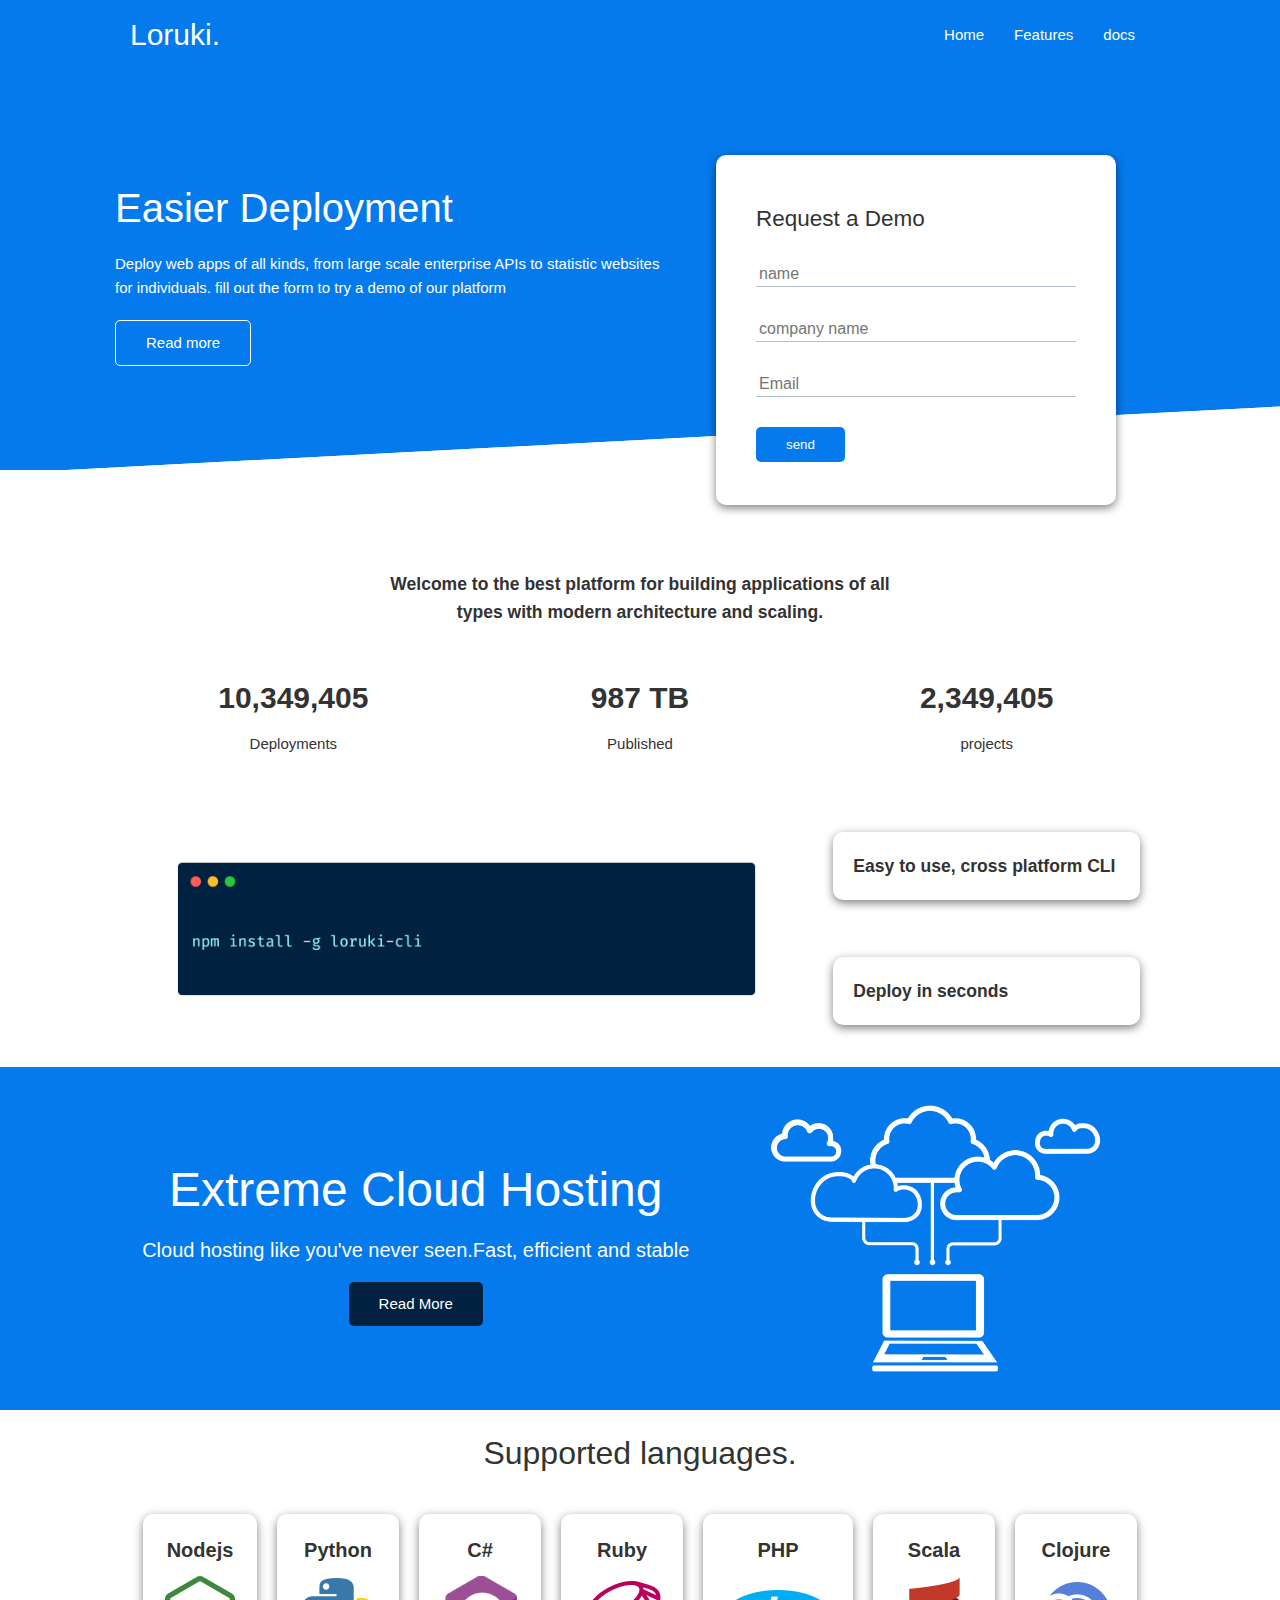
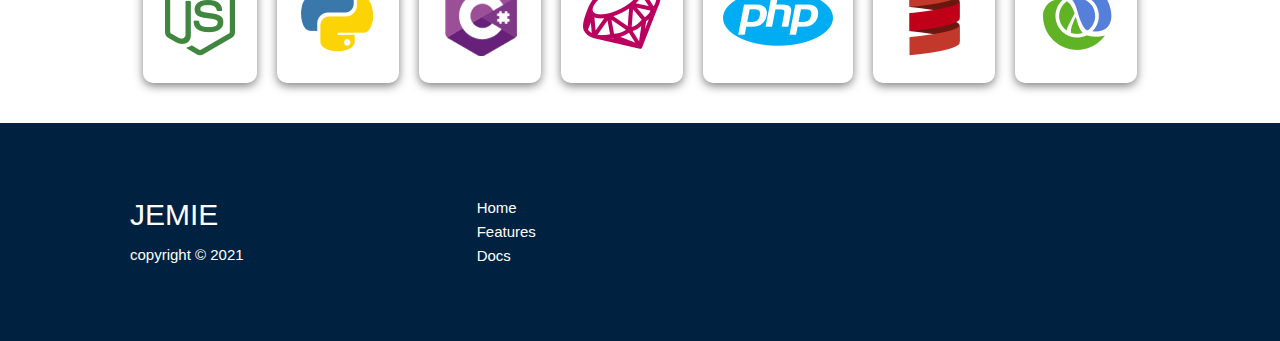
<file: index.html>
<!DOCTYPE html>
<html lang="en">
<head>
    <meta charset="UTF-8">
    <meta http-equiv="X-UA-Compatible" content="IE=edge">
    <meta name="viewport" content="width=device-width, initial-scale=1.0">
    <link rel="stylesheet" href="https://cdnjs.cloudflare.com/ajax/libs/font-awesome/5.15.3/css/all.min.css" integrity="sha512-iBBXm8fW90+nuLcSKlbmrPcLa0OT92xO1BIsZ+ywDWZCvqsWgccV3gFoRBv0z+8dLJgyAHIhR35VZc2oM/gI1w==" crossorigin="anonymous" referrerpolicy="no-referrer" />
    <link rel="stylesheet" href="css/utilities.css">
    <link rel="stylesheet" href="css/style.css">
    <title>Loruki web hoster</title>
</head>
<body>
    <!--Navbar-->
    <div class="navbar">
        <div class="container flex">
            <h1 class="logo">Loruki.</h1>
            <nav>
                <ul>
                    <li><a href="index.html">Home</a></li>
                    <li><a href="features.html">Features</a></li>
                    <li><a href="docs.html">docs</a></li>
                </ul>
            </nav>
        </div>
    </div>
    <!--showcase-->
    <section class="showcase">
        <div class="container grid">
            <div class="showcase-text">
                <h1>Easier Deployment</h1>
                <p>Deploy web apps of all kinds, from large scale enterprise APIs to statistic websites for individuals. fill out the form to try a demo of our platform</p>
                <a href="features.html" class="btn btn-outline">Read more</a>
            </div>

            <div class="showcase-form card">
                <h2>Request a Demo</h2>
                <form> 
                    <div class="form-control">
                        <input type="text" name="name" placeholder="name" required>
                    </div>
                    <div class="form-control">
                        <input type="text" name="company" placeholder="company name" required>
                    </div>
                    <div class="form-control">
                        <input type="email" name="email" placeholder="Email" required>
                    </div>
                    <input type="submit" value="send" class="btn btn-primary">
                </form>

            </div>
        </div>
    </section>
    <!--stats-->
    <section class="stats">
        <div class="container">
            <h3 class="stats-heading text-center my-1">
                Welcome to the best platform for building applications of all
                types with modern architecture and scaling.
            </h3>
            <div class="grid grid-3 text-center my-4">
                <div>
                    <i class="fas fa-server fa-2x"></i>
                    <h3>10,349,405</h3>
                    <p class="text-secondary">Deployments</p>
                </div>
                <div>
                    <i class="fas fa-upload fa-2x"></i>
                    <h3>987 TB</h3>
                    <p class="text-secondary">Published</p>
                </div>
                <div>
                    <i class="fas fa-project-diagram fa-2x"></i>
                    <h3>2,349,405</h3>
                    <p class="text-secondary">projects</p>
                </div>
            </div>
        </div>
    </section>
    <section class="cli">
        <div class="container grid">
            <img src="images/cli.png" alt="">
            <div class="card easy">
                <h3>Easy to use, cross platform CLI</h3>
            </div>
            <div class="card deploy">
                <h3>Deploy in seconds</h3>
            </div>

        </div>
    </section>
    <!--cloud-->
    <section class="cloud bg-primary my-2 py-2">
        <div class="container grid">
            <div class="text-center">
                <h2 class="lg">Extreme Cloud Hosting</h2>
                <p class="lead my-1">Cloud hosting like you've never seen.Fast, efficient and stable </p>
                <a href="features.html" class="btn btn-dark">Read More</a>
            </div>
            <img src="images/cloud.png" alt="">
        </div>
    </section>
    <!--languages-->
    <section class="languages">
        <h2 class="md text-center my-2">
            Supported languages.
        </h2>
        <div class="container flex">
            <div class="card">
                <h4>Nodejs</h4>
                <img src="images/node.png" alt="">
            </div>

            <div class="card">
                <h4>Python</h4>
                <img src="images/python.png" alt="">
            </div>

            <div class="card">
                <h4>C#</h4>
                <img src="images/csharp.png" alt="">
            </div>

            <div class="card">
                <h4>Ruby</h4>
                <img src="images/ruby.png" alt="">
            </div>

            <div class="card">
                <h4>PHP</h4>
                <img src="images/php.png" alt="">
            </div>
            <div class="card">
                <h4>Scala</h4>
                <img src="images/scala.png" alt="">
            </div>
            <div class="card">
                <h4>Clojure</h4>
                <img src="images/clojure.png" alt="">
            </div>
        </div>
    </section>
    <!--footer-->
    <footer class="footer bg-dark py-5">
        <div class="container grid grid-3">
            <div>
                <h1>JEMIE</h1>
                <p>copyright &copy; 2021</p>
            </div>
            <nav>
                <ul>
                    <li><a href="index.html">Home</a></li>
                    <li><a href="features.html">Features</a></li>
                    <li><a href="docs.html">Docs</a></li>
                </ul>
            </nav>
            <div class="social">
                <a href="#"><i class="fab fa-github fa-2x"></i></a>
                <a href="#"><i class="fab fa-instagram fa-2x"></i></a>
                <a href="#"><i class="fab fa-facebook fa-2x"></i></a>
                <a href="#"><i class="fab fa-twitter fa-2x"></i></a>
            </div>


        </div>
    </footer>
</body>
</html>
</file>
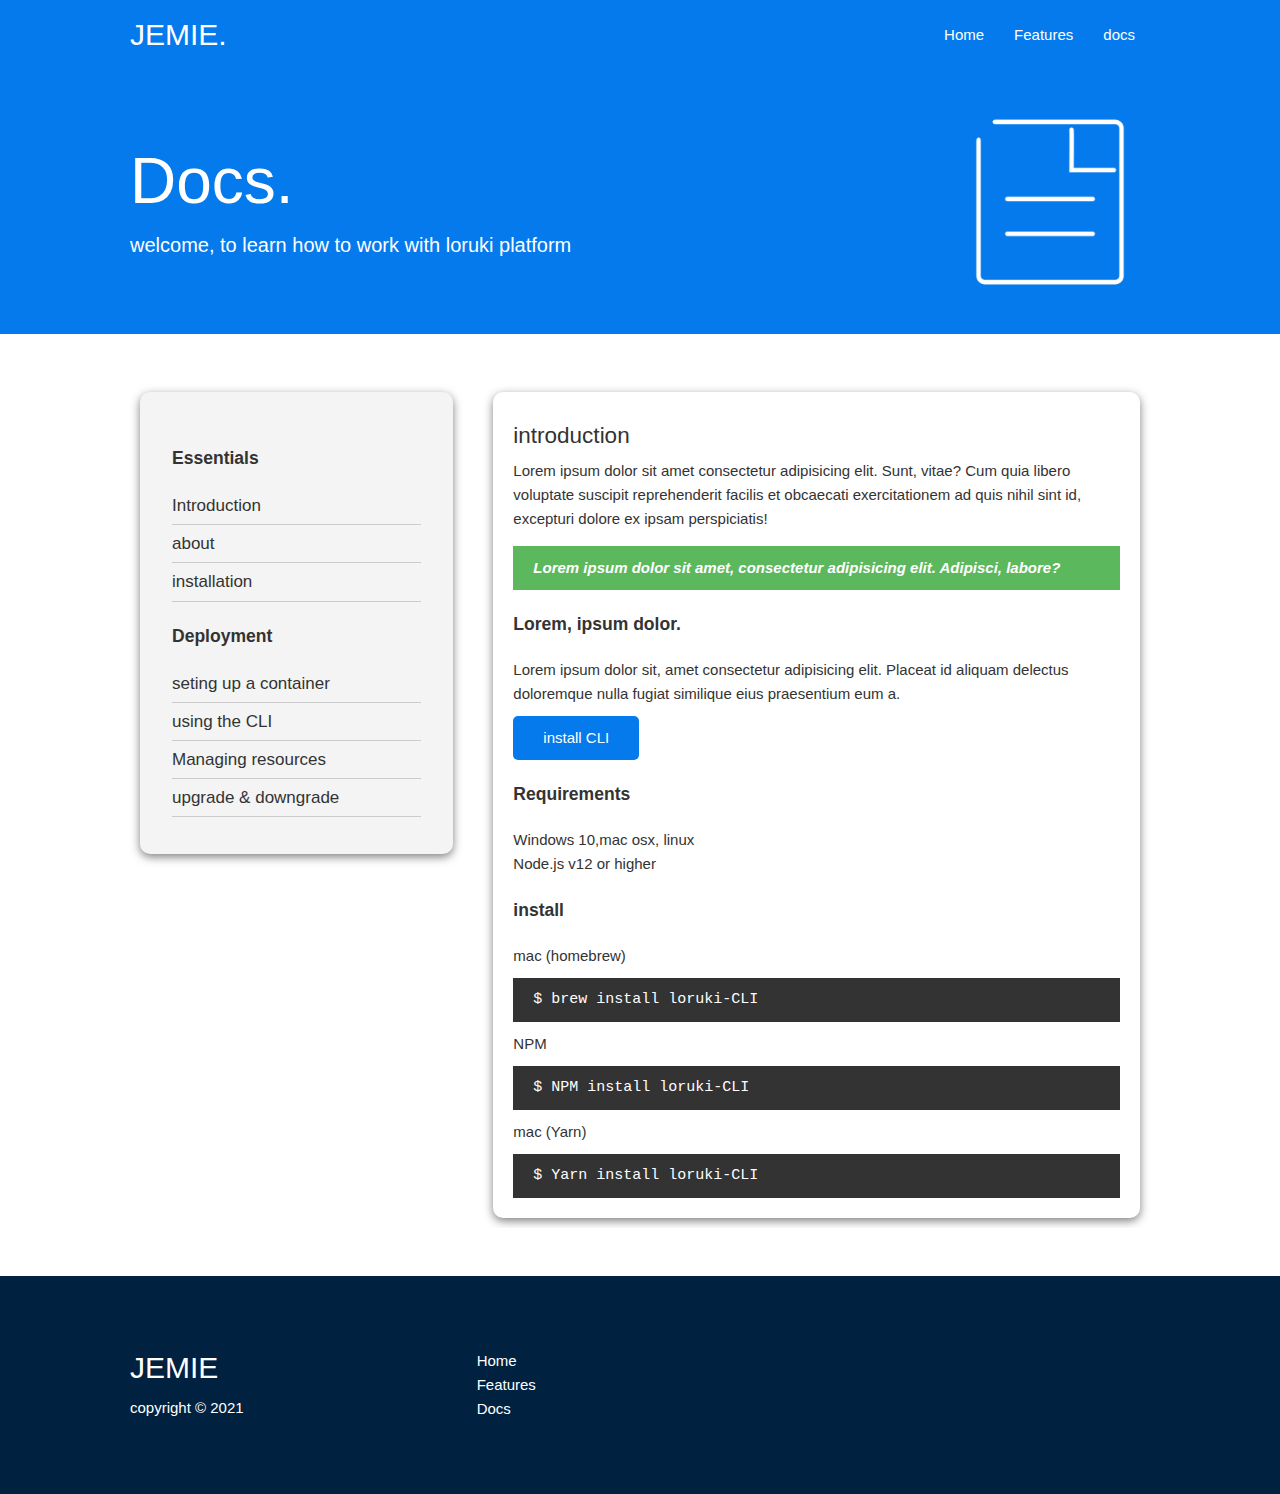
<file: docs.html>
<!DOCTYPE html>
<html lang="en">
<head>
    <meta charset="UTF-8">
    <meta http-equiv="X-UA-Compatible" content="IE=edge">
    <meta name="viewport" content="width=device-width, initial-scale=1.0">
<link rel="stylesheet" href="https://cdnjs.cloudflare.com/ajax/libs/font-awesome/5.15.3/css/all.min.css" integrity="sha512-iBBXm8fW90+nuLcSKlbmrPcLa0OT92xO1BIsZ+ywDWZCvqsWgccV3gFoRBv0z+8dLJgyAHIhR35VZc2oM/gI1w==" crossorigin="anonymous" referrerpolicy="no-referrer" />
    <link rel="stylesheet" href="css/utilities.css">
    <link rel="stylesheet" href="css/style.css">
    <title>Loruki web hoster</title>
</head>
<body>
    <!--Navbar-->
    <div class="navbar">
        <div class="container flex">
            <h1 class="logo">JEMIE.</h1>
            <nav>
                <ul>
                    <li><a href="index.html">Home</a></li>
                    <li><a href="features.html">Features</a></li>
                    <li><a href="docs.html">docs</a></li>
                </ul>
            </nav>
        </div>
    </div>
 <!--head-->
 <section class="docs-head bg-primary py-3">
     <div class="container grid">
         <div class="anim">
             <h1 class="xl"> Docs.</h1>
             <p class="lead">
                 welcome, to learn how to work with loruki platform 
             </p>
         </div>
         <img src="images\docs.png" alt="">
     </div>
 </section>

 <!--docsmain-->
 <section class="docs-main my-4">
     <div class="container grid">
         <div class="card bg-light p-3">
             <h3 class="my-2">
                 Essentials
             </h3>
             <nav>
                 <ul>
                     <li><a href="#">Introduction</a></li>
                     <li><a href="#">about</a></li>
                     <li><a href="#">installation</a></li>
                 </ul>
             </nav>
             <h3 class="my-2">
                Deployment
            </h3>
            <nav>
                <ul>
                    <li><a href="#">seting up a container</a></li>
                    <li><a href="#">using the CLI</a></li>
                    <li><a href="#">Managing resources</a></li>
                    <li><a href="#">upgrade & downgrade</a></li>
                </ul>
            </nav>
         </div>
         <div class="card">
             <h2>introduction</h2>
             <p>Lorem ipsum dolor sit amet consectetur adipisicing elit. Sunt, vitae? Cum quia libero voluptate suscipit reprehenderit facilis et obcaecati exercitationem ad quis nihil sint id, excepturi dolore ex ipsam perspiciatis!</p>
             <div class="alert alert-success">
                 <i class="fas fa-info">Lorem ipsum dolor sit amet, consectetur adipisicing elit. Adipisci, labore?</i>
             </div>
             <h3>Lorem, ipsum dolor.</h3>
             <p>Lorem ipsum dolor sit, amet consectetur adipisicing elit. Placeat id aliquam delectus doloremque nulla fugiat similique eius praesentium eum a.</p>
             <a href="#" class="btn btn-primary">install CLI</a>

             <h3>Requirements</h3>
                 <ul>
                     <li>Windows 10,mac osx, linux</li>
                     <li>Node.js v12 or higher </li>
                 </ul>
                 <h3>install</h3>
                 <p>mac (homebrew)</p>
                 <pre><code>$ brew install loruki-CLI</code></pre>

                 <p>NPM</p>
                 <pre><code>$ NPM install loruki-CLI</code></pre>

                 <p>mac (Yarn)</p>
                 <pre><code>$ Yarn install loruki-CLI</code></pre>
            </div>
     </div>
 </section>

    <!--footer-->
    <footer class="footer bg-dark py-5">
        <div class="container grid grid-3">
            <div>
                <h1>JEMIE</h1>
                <p>copyright &copy; 2021</p>
            </div>
            <nav>
                <ul>
                    <li><a href="index.html">Home</a></li>
                    <li><a href="features.html">Features</a></li>
                    <li><a href="docs.html">Docs</a></li>
                </ul>
            </nav>
            <div class="social">
                <a href="#"><i class="fab fa-github fa-2x"></i></a>
                <a href="#"><i class="fab fa-instagram fa-2x"></i></a>
                <a href="#"><i class="fab fa-facebook fa-2x"></i></a>
                <a href="#"><i class="fab fa-twitter fa-2x"></i></a>
            </div>


        </div>
    </footer>
</body>
</html>
</file>
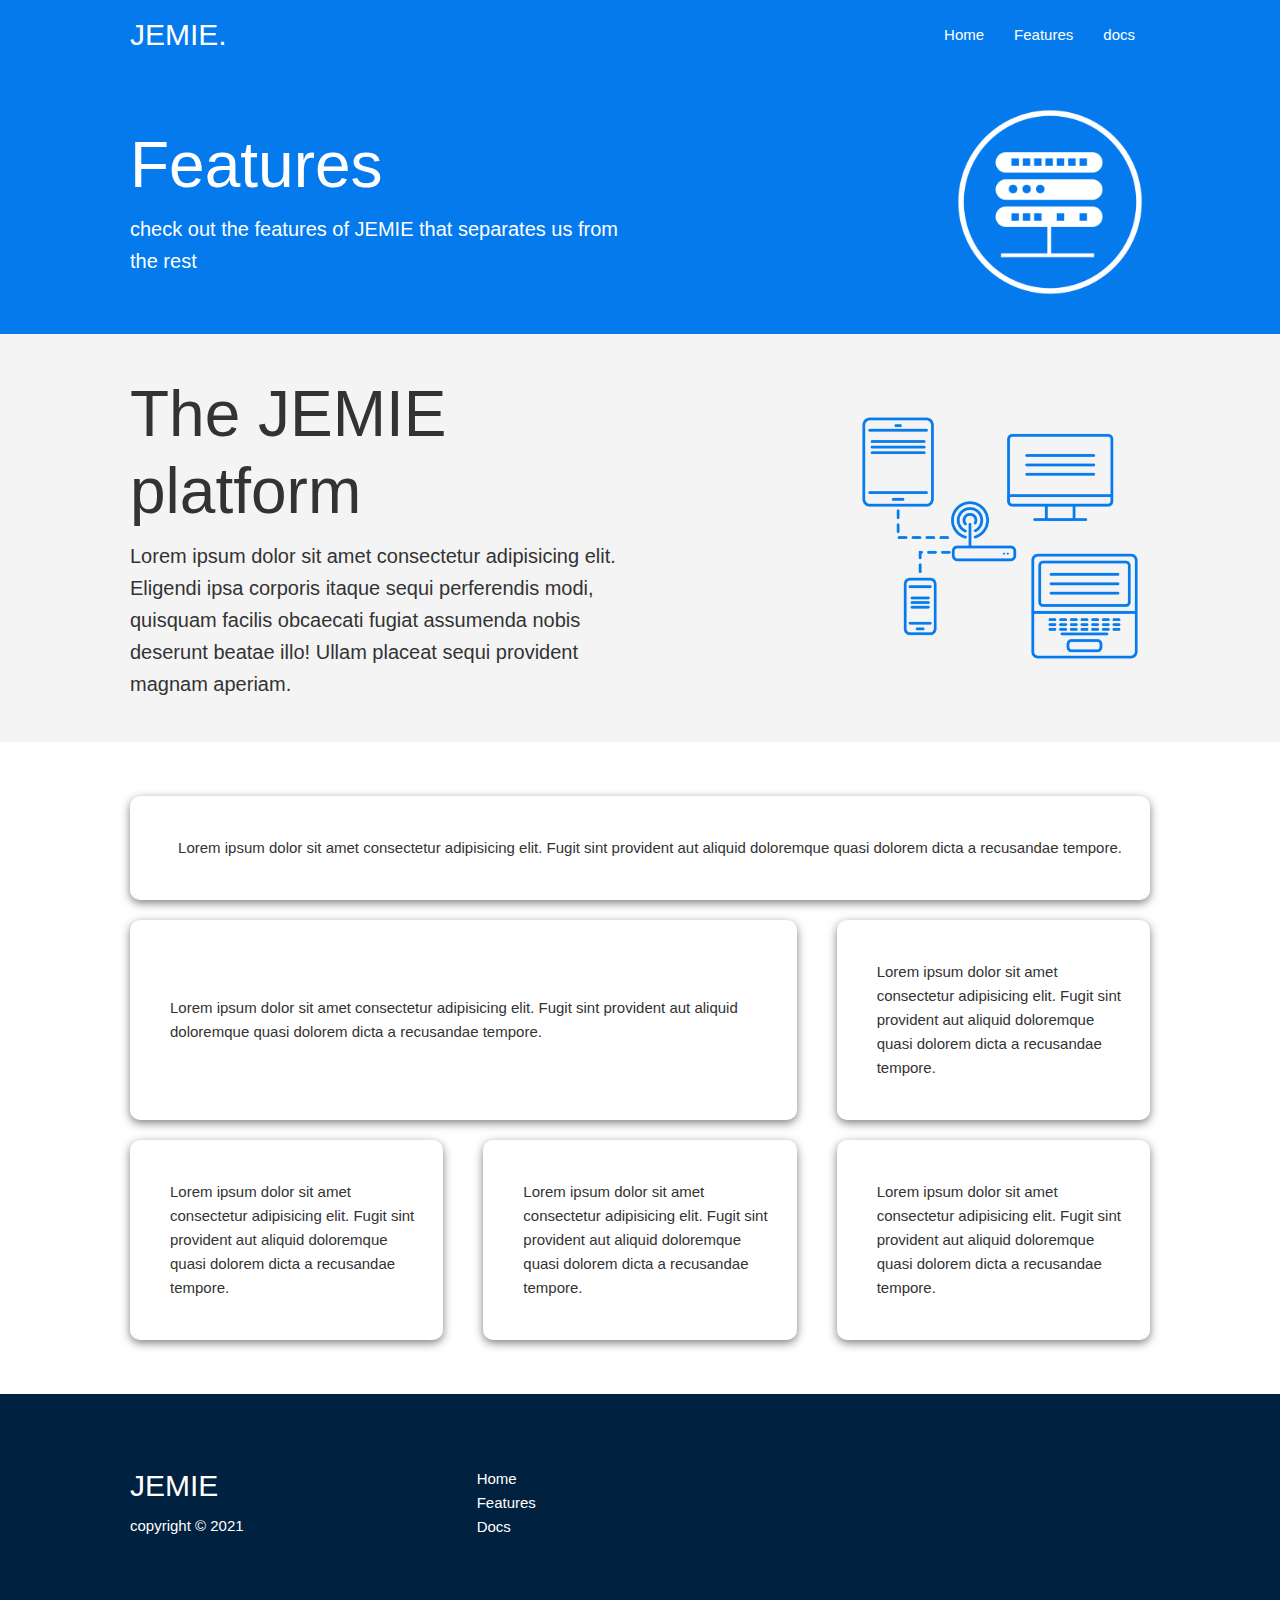
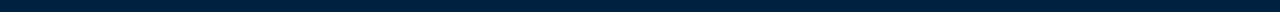
<file: features.html>
<!DOCTYPE html>
<html lang="en">
<head>
    <meta charset="UTF-8">
    <meta http-equiv="X-UA-Compatible" content="IE=edge">
    <meta name="viewport" content="width=device-width, initial-scale=1.0">
<link rel="stylesheet" href="https://cdnjs.cloudflare.com/ajax/libs/font-awesome/5.15.3/css/all.min.css" integrity="sha512-iBBXm8fW90+nuLcSKlbmrPcLa0OT92xO1BIsZ+ywDWZCvqsWgccV3gFoRBv0z+8dLJgyAHIhR35VZc2oM/gI1w==" crossorigin="anonymous" referrerpolicy="no-referrer" />
    <link rel="stylesheet" href="css/utilities.css">
    <link rel="stylesheet" href="css/style.css">
    <title>Loruki web hoster</title>
</head>
<body>
    <!--Navbar-->
    <div class="navbar">
        <div class="container flex">
            <h1 class="logo">JEMIE.</h1>
            <nav>
                <ul>
                    <li><a href="index.html">Home</a></li>
                    <li><a href="features.html">Features</a></li>
                    <li><a href="docs.html">docs</a></li>
                </ul>
            </nav>
        </div>
    </div>
 <!--head-->
 <section class="features-head bg-primary py-3">
     <div class="container grid">
         <div class="anim">
             <h1 class="xl"> Features</h1>
             <p class="lead">
                 check out the features of JEMIE that
                 separates us from the rest 
             </p>
         </div>
         <img src="images\server.png" alt="">
     </div>
 </section>

<!--sub head-->
<section class="features-sub-head bg-light py-3">
    <div class="container grid">
        <div>
            <h1 class="xl"> The JEMIE platform</h1>
            <p class="lead">
                Lorem ipsum dolor sit amet consectetur adipisicing elit. Eligendi ipsa corporis itaque sequi perferendis modi, quisquam facilis obcaecati fugiat assumenda nobis deserunt beatae illo! Ullam placeat sequi provident magnam aperiam.
            </p>
        </div>
        <img src="images/server2.png" alt="">
    </div>
</section>

<section class="features-main my-2">
    <div class="container grid grid-3">
        <div class="card flex">
            <i class="fas fa-server fa-3x"></i>
            <p>Lorem ipsum dolor sit amet consectetur adipisicing elit. Fugit sint provident aut aliquid doloremque quasi dolorem dicta a recusandae tempore.</p>
        </div>
        <div class="card flex">
            <i class="fas fa-link fa-3x"></i>
            <p>Lorem ipsum dolor sit amet consectetur adipisicing elit. Fugit sint provident aut aliquid doloremque quasi dolorem dicta a recusandae tempore.</p>
        </div>
        <div class="card flex">
            <i class="fas fa-laptop-code fa-3x"></i>
            <p>Lorem ipsum dolor sit amet consectetur adipisicing elit. Fugit sint provident aut aliquid doloremque quasi dolorem dicta a recusandae tempore.</p>
        </div>
        <div class="card flex">
            <i class="fas fa-database fa-3x"></i>
            <p>Lorem ipsum dolor sit amet consectetur adipisicing elit. Fugit sint provident aut aliquid doloremque quasi dolorem dicta a recusandae tempore.</p>
        </div>
        <div class="card flex">
            <i class="fas fa-power-off fa-3x"></i>
            <p>Lorem ipsum dolor sit amet consectetur adipisicing elit. Fugit sint provident aut aliquid doloremque quasi dolorem dicta a recusandae tempore.</p>
        </div>
        <div class="card flex">
            <i class="fas fa-upload fa-3x"></i>
            <p>Lorem ipsum dolor sit amet consectetur adipisicing elit. Fugit sint provident aut aliquid doloremque quasi dolorem dicta a recusandae tempore.</p>
        </div>
    </div>
</section>
    <!--footer-->
    <footer class="footer bg-dark py-5">
        <div class="container grid grid-3">
            <div>
                <h1>JEMIE</h1>
                <p>copyright &copy; 2021</p>
            </div>
            <nav>
                <ul>
                    <li><a href="index.html">Home</a></li>
                    <li><a href="features.html">Features</a></li>
                    <li><a href="docs.html">Docs</a></li>
                </ul>
            </nav>
            <div class="social">
                <a href="#"><i class="fab fa-github fa-2x"></i></a>
                <a href="#"><i class="fab fa-instagram fa-2x"></i></a>
                <a href="#"><i class="fab fa-facebook fa-2x"></i></a>
                <a href="#"><i class="fab fa-twitter fa-2x"></i></a>
            </div>


        </div>
    </footer>
</body>
</html>
</file>
<file: css/utilities.css>
.container{
    max-width: 1100px;
    margin:0 auto ;
    overflow: auto;
    padding: 0 40px;
}
.card{
    background-color: #fff;
    color: #333;
    border-radius: 10px;
    box-shadow: 0 3px 10px rgba(0, 0,0,0.5 );
    padding: 20px;
    margin: 10px;
}

.btn{
 display: inline-block;
 padding: 10px 30px;
 cursor: pointer;
 background-color: var(--color);
 color: #fff;
 border: none;
 border-radius: 5px;
}
.btn-outline{
    background-color: transparent;
    border: 1px #fff solid;
}
.btn:hover{
    transform: scale(.98);
}

/*background and colored buttons*/

.bg-primary, .btn-primary{
background-color: var(--color);
color: #fff;
}
.bg-secondary, .btn-secondary{
    background-color: var(--sec-color);
    color: #fff;
    }
.bg-dark, .btn-dark{
     background-color: var(--dark-color);
     color: #fff;
}
.bg-light, .btn-light{
    background-color: var(--light-color);
    color: #333;
}
.bg-primary a, .btn-primary a,
.bg-secondary a, .btn-secondary a,
.bg-dark a, .btn-dark a{
    color: #fff;
}


/*text sizes*/
.lead{
    font-size: 20px;
}
.sm{
    font-size: 1rem;
}
.md{
    font-size: 2rem;
}
.lg{
    font-size: 3rem;
}
.xl{
    font-size: 4rem;
}




.text-center{
    text-align: center;
}
/*alert*/
.alert{
    background-color: var(--light-color);
    padding: 10px 20px;
    font-weight: bold;
    margin:15px 0;
}
.alert i {
    margin-right: 10px;
}
.alert-success{
    background-color: var(--success-color);
    color: white;
}
.alert-error{
    background-color: var(--error-color);
    color: white;
}







.flex{
    display: flex;
    justify-content: center;
    align-items: center;
    height: 100%;
}

.grid{
    display: grid;
    grid-template-columns:repeat(2,1fr);
    gap: 20px;
    justify-content: center;
    align-items: center;
    height: 100%;
}

.grid-3{
    grid-template-columns:repeat(3,1fr);
}
/*margin*/
.my-1{
margin: 1rem 0;
}
.my-2{
    margin: 1.5rem 0;
    }
.my-3{
    margin: 2rem 0; 
}
.my-4{
    margin: 3rem 0;
    }

.my-5{
    margin: 4rem 0;
 }

.m-1{
    margin: 1rem;
 }
.m-2{
    margin: 1.5rem;
 }
.m-3{
    margin: 2rem; 
 }
.m-4{
    margin: 3rem;
 }
            
.m-5{
    margin: 4rem;
}

/*padding*/
.py-1{
    margin: 1rem 0;
    }
    .py-2{
        padding: 1.5rem 0;
        }
    .py-3{
        padding: 2rem 0; 
    }
    .py-4{
        padding: 3rem 0;
        }
    .py-5{
        padding: 4rem 0;
     }
    
    .p-1{
        padding: auto 1rem;
     }
    .p-2{
        padding: 1.5rem;
     }
    .p-3{
        padding: 2rem; 
     }
    .p-4{
        padding: 3rem;
     }        
    .p-5{
        padding: 4rem;
    }
</file>
<file: css/style.css>
@import url('https://fonts.googleapis.com/css2?family=Lato:wght@300&display=swap');
*{
    box-sizing: border-box;
    padding: 0;
    margin: 0;
}
:root{
    --color:#047aed;
    --sec-color:#1c3fa8;
    --dark-color:#002240;
    --light-color:#f4f4f4;
    --success-color:#5cb85c;
    --error-color:#d9534f;
}
body{
    font-family: Arial, Helvetica, sans-serif ;
    color:#333;
    line-height:1.6 ;
    font-weight: lighter;
    font-size: 15px;
}

ul{
    list-style-type: none;
}
a{
    text-decoration: none;
    color: #333;
}
h1, h2{
font-weight: lighter;
line-height: 1.2;
margin: 10px 0;
}
p{
    margin: 10px 0;
}

img{
    width: 100%;
}

code, pre{
    background-color: #333;
    color: #fff;
    padding: 10px;
}
/* nav bar*/
.navbar{
    background-color:#047aed;
    color: #fff;
    height: 70px;
}
.navbar ul{
    display: flex;
}
.navbar a{
    color: #fff;
    padding: 10px;
    margin: 0 5px;
}
.navbar .logo{
    animation: top 1s ease-in;

}
.navbar a:hover{
    border-bottom: 2px #fff solid;
}

.navbar .flex{
    justify-content: space-between;
}

/* showcase */
.showcase{
    height: 400px;
    background-color: #047aed;
    color: #fff;
    position: relative;
}
.showcase-text{
    animation: left 1.5s ease-in;
}
.showcase h1{
    font-size: 40px;
}
.showcase p{
    margin: 20px 0;
}

.showcase .grid{
    overflow: visible;
    grid-template-columns: 55% 45%;
    gap: 30px;

}
.showcase-form{
    position: relative;
    top: 60px;
    height: 350px;
    width: 400px;
    padding: 40px;
    z-index: 100;
    animation: right 1.5s ease-in;
    
}
.showcase-form .form-control{
    margin: 30px  0;
}
.showcase-form input[type='text'],
.showcase-form input[type='email']{
border: 0;
border-bottom: 1px solid #b4becb;
width: 100%;
padding: 3px;
font-size: 16px;
}
.showcase-form input:focus{
    outline: none;
}
.showcase::before,
.showcase::after{
    content: "";
    position: absolute;
    height: 100px;
    bottom: -70px;
    right: 0;
    left: 0;
    background-color:#fff;
    transform: skewY(-3deg);
    -webkit-transform: skewY(-3deg);
   -moz-transform: skewY(-3deg);
    -ms-transform: skewY(-3deg);
}
/*stats*/
.stats{
    padding-top: 100px
    ;
}

.stats-heading{
    max-width: 500px;
    margin: auto;
}
.stats .grid h3{
    font-size: 30px;
}
/*cli*/
.cli .grid{
    grid-template-columns: repeat(3, 1fr);
    grid-template-rows: repeat(2, 1fr);
}
.cli .grid img{
    grid-column: 1 / span 2;
    grid-row: 1 / span 2;
}



/*cloud*/

.cloud .grid{
    grid-template-columns: 4fr 3fr;
}

/*languages*/
.languages .flex{
    flex-wrap: wrap;
}
.languages .card{
    text-align:center;
    margin: 18px 10px 40px;
    transition: transform 0.2s ease-in;
}
.languages .card h4{
    font-size: 20px;
    margin-bottom: 10px;
}
.languages .card:hover{
    transform: translateY(-15px);
}


/*features*/
.features-head img, .docs-head img{
    width: 200px;
    justify-self: flex-end;
    animation: top 1.5s ease-in;

}
.features-sub-head img{
    width: 300px;
    justify-self: flex-end;
}
.features-main .card > i{
    margin-right: 20px;
}

.features-main .grid{
    padding: 30px;
}
.features-main .grid > *:first-child{
grid-column: 1 / span 3;
}
.features-main .grid > *:nth-child(2){
    grid-column: 1 / span 2;
    }

.anim{
    animation:left 1.5s ease-in;

}
/*docs*/
.docs-main h3{
    margin: 20px 0;
}
.docs-main .grid{
    grid-template-columns: 1fr 2fr;
    align-items: flex-start;
}
.docs-main nav li{
    font-size: 17px;
    padding-bottom: 5px;
    margin-bottom: 5px;
    border-bottom: 1px #ccc solid;
}
.docs-main a:hover{
    font-weight: bold;
}


/*footer*/
    .footer .social a{
        margin: 0 10px;
    }
 /*animation*/
 @keyframes right{
    0%{
        transform: translateX(100%);
    }
    100%{
        transform: translateX(0);
    }
 }
 @keyframes left{
    0%{
        transform: translateX(-100%);
    }
    100%{
        transform: translateX(0);
    }
 }
 @keyframes top{
    0%{
        transform: translateY(-100%);
    }
    100%{
        transform: translateY(0);
    }
 }




    
    
/*tablets and under*/
@media(max-width:768px){
    .grid,
    .showcase .grid,
    .stats .grid,
    .cli .grid,
    .cloud .grid,
    .features-main .grid,
    .docs-main .grid{
        grid-template-columns: 1fr;
        grid-template-rows: 1fr;
    }
.showcase{
    height: auto;
}
.showcase-text{
    text-align: center;
    margin-top: 40px;
}
.showcase-form{
    justify-self: center;
    margin: auto;
}
.cli .grid img{
    grid-column: 1;
    grid-row: 1 ;
}
.features-head,
.features-sub-head,
.docs-head{
    text-align: center;
}
.features-head img,
.features-sub-head img,
.docs-head img{
    justify-self: center;
}
.features-main .grid >*:first-child,
.features-main .grid >*:nth-child(2){
    grid-column: 1;
}




}
/*mobile*/

@media (max-width:500px) {
    .navbar{
        height: 110px;
    }
.navbar .flex{
    flex-direction:column ;
}
.navbar ul{
    padding: 10px;
    background-color: rgba(0, 0, 0, 0.1);

}
}
</file>
